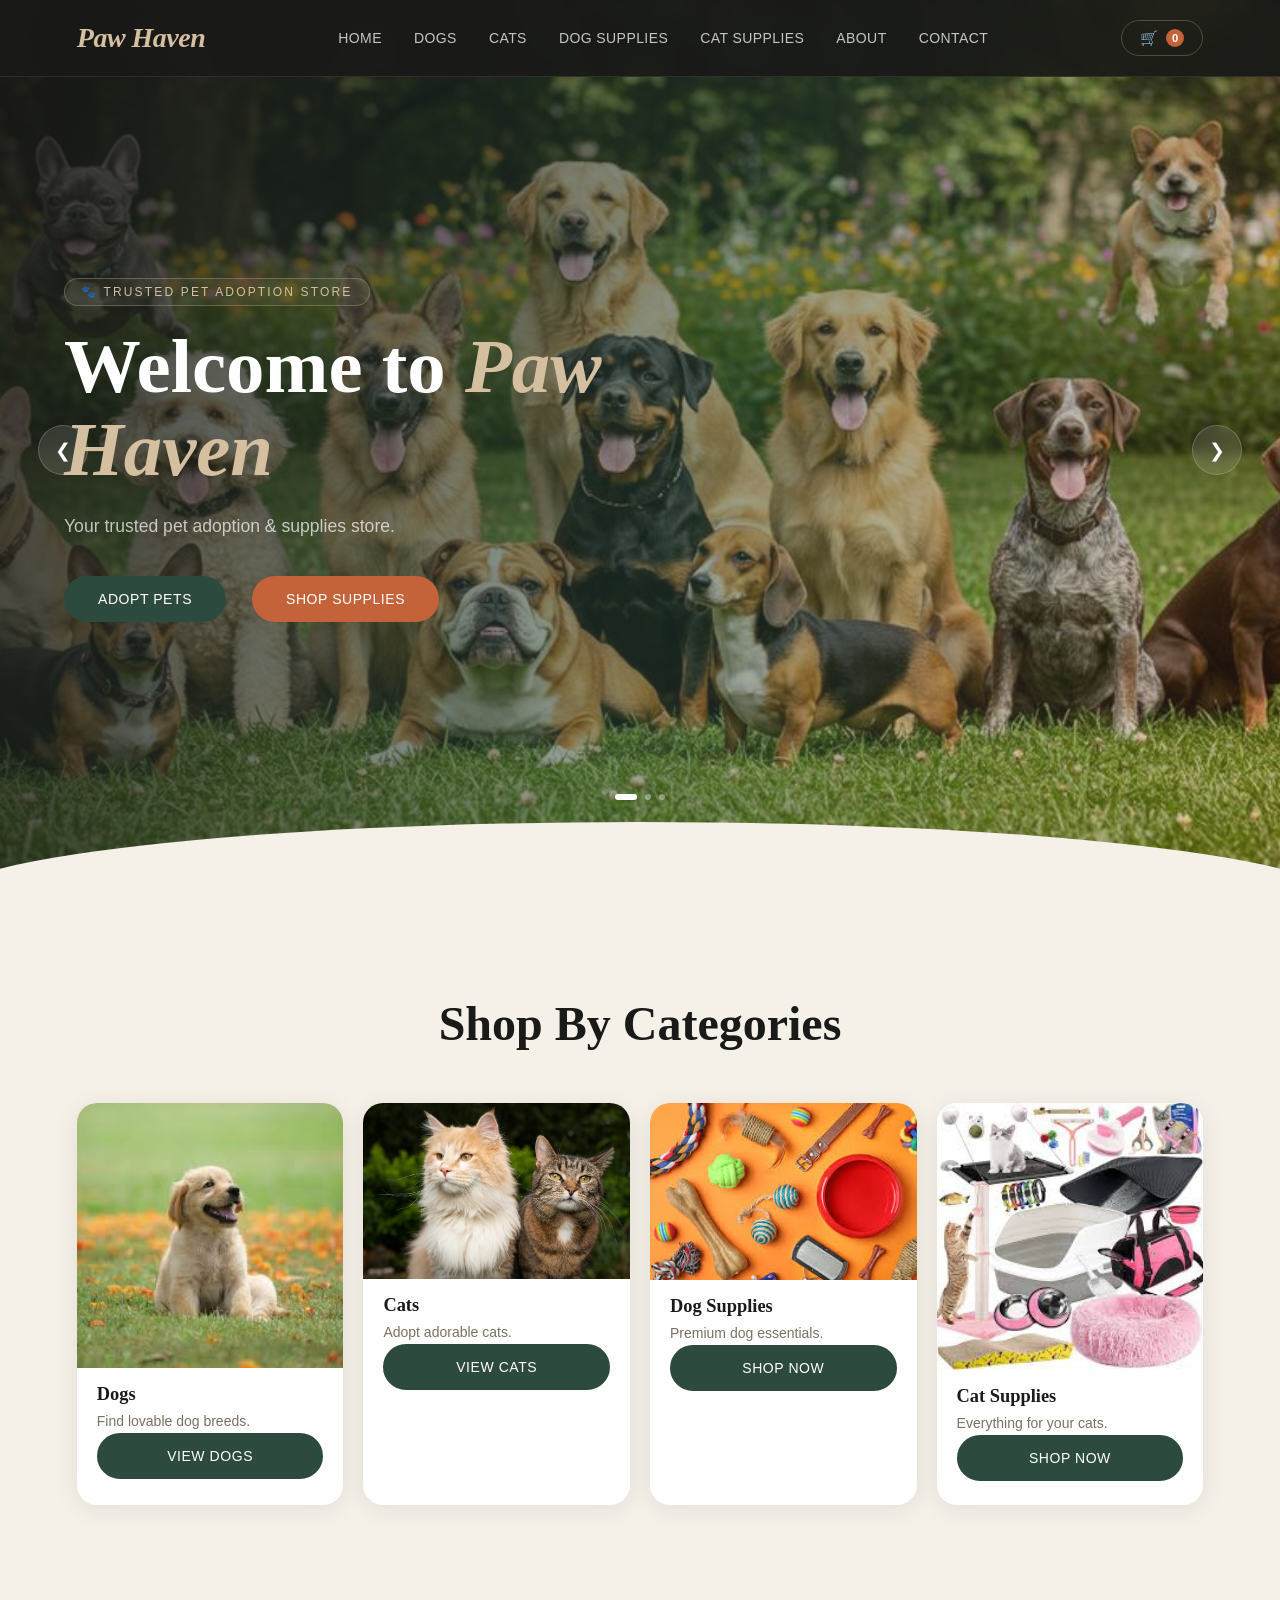
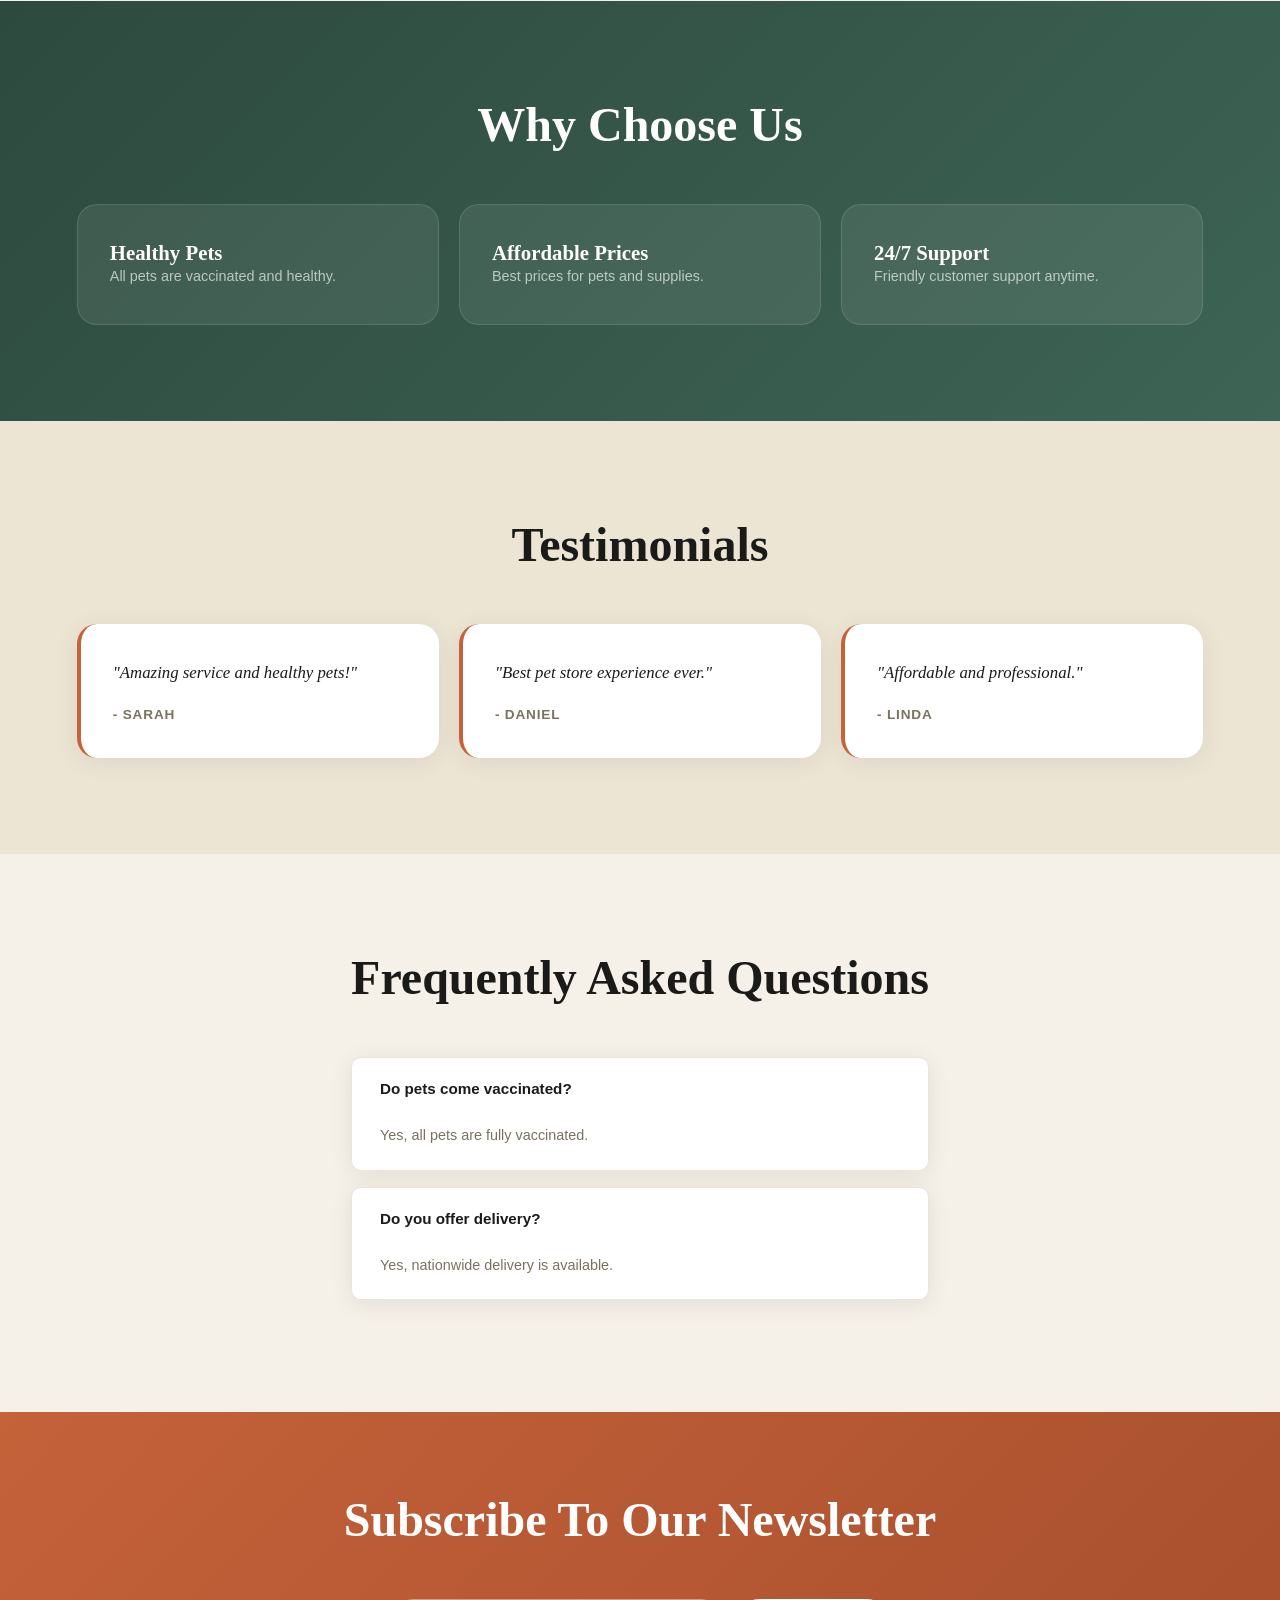
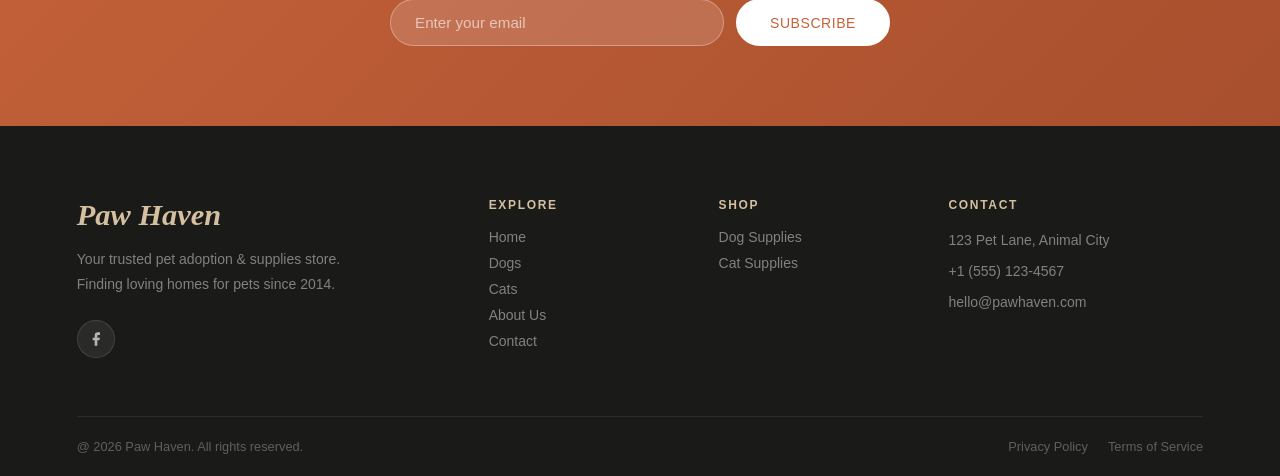
<file: index.html>
<!DOCTYPE html>
<html lang="en">
<head>
  <meta charset="UTF-8">
  <meta name="viewport" content="width=device-width, initial-scale=1.0">
  <title>Paw Haven</title>

  <!-- CSS -->
  <link rel="stylesheet" href="style.css">
</head>
<body>

  <!-- HEADER -->
  <header>
        <nav class="navbar">
      <a href="index.html" class="logo">Paw Haven</a>
      <ul class="nav-links">
        <li><a href="index.html" class="active">Home</a></li>
        <li><a href="dogs.html">Dogs</a></li>
        <li><a href="cats.html">Cats</a></li>
        <li><a href="dog-supplies.html">Dog Supplies</a></li>
        <li><a href="cat-supplies.html">Cat Supplies</a></li>
        <li><a href="about.html">About</a></li>
        <li><a href="contact.html">Contact</a></li>
      </ul>
      <div class="cart">
        &#x1F6D2; <span id="cart-count">0</span>
      </div>
      <div class="hamburger">&#9776;</div>
    </nav>
  </header>

  <!-- HERO -->
  <section class="hero">
    <div class="slides fade">
      <img src="/images/pic00.jpg" alt="">
    </div>

    <div class="slides fade">
      <img src="/images/pic01.webp" alt="">
    </div>

    <div class="slides fade">
      <img src="/images/pic02.webp" alt="">
    </div>

    <button class="prev">&#10094;</button>
    <button class="next">&#10095;</button>

    <div class="hero-content">
      <span class="hero-eyebrow">&#x1F43E; Trusted Pet Adoption Store</span>
      <h1>Welcome to <em>Paw Haven</em></h1>
      <p>Your trusted pet adoption &amp; supplies store.</p>
      <div class="hero-actions">
        <a href="dogs.html" class="btn">Adopt Pets</a>
        <a href="dog-supplies.html" class="btn secondary-btn">Shop Supplies</a>
      </div>
    </div>

    <div class="dots">
      <span class="dot"></span>
      <span class="dot"></span>
      <span class="dot"></span>
    </div>
  </section>

  <!-- CATEGORIES -->
  <section class="categories">
    <h2>Shop By Categories</h2>

    <div class="category-grid">

      <div class="card">
        <img src="/images/pic03.jpg" alt="">
        <h3>Dogs</h3>
        <p>Find lovable dog breeds.</p>
        <a href="dogs.html" class="btn">View Dogs</a>
      </div>

      <div class="card">
        <img src="/images/pic04.webp" alt="">
        <h3>Cats</h3>
        <p>Adopt adorable cats.</p>
        <a href="cats.html" class="btn">View Cats</a>
      </div>

      <div class="card">
        <img src="/images/pic05.jpg" alt="">
        <h3>Dog Supplies</h3>
        <p>Premium dog essentials.</p>
        <a href="dog-supplies.html" class="btn">Shop Now</a>
      </div>

      <div class="card">
        <img src="/images/pic06.jpg" alt="">
        <h3>Cat Supplies</h3>
        <p>Everything for your cats.</p>
        <a href="cat-supplies.html" class="btn">Shop Now</a>
      </div>

    </div>
  </section>

  <!-- WHY CHOOSE US -->
  <section class="why-us">
    <h2>Why Choose Us</h2>

    <div class="why-grid">
      <div class="why-card">
        <h3>Healthy Pets</h3>
        <p>All pets are vaccinated and healthy.</p>
      </div>

      <div class="why-card">
        <h3>Affordable Prices</h3>
        <p>Best prices for pets and supplies.</p>
      </div>

      <div class="why-card">
        <h3>24/7 Support</h3>
        <p>Friendly customer support anytime.</p>
      </div>
    </div>
  </section>

  <!-- TESTIMONIALS -->
  <section class="testimonials">
    <h2>Testimonials</h2>

    <div class="testimonial-grid">
      <div class="testimonial">
        <p>"Amazing service and healthy pets!"</p>
        <h4>- Sarah</h4>
      </div>

      <div class="testimonial">
        <p>"Best pet store experience ever."</p>
        <h4>- Daniel</h4>
      </div>

      <div class="testimonial">
        <p>"Affordable and professional."</p>
        <h4>- Linda</h4>
      </div>
    </div>
  </section>

  <!-- FAQ -->
  <section class="faq">
    <h2>Frequently Asked Questions</h2>

    <div class="faq-item">
      <h3>Do pets come vaccinated?</h3>
      <p>Yes, all pets are fully vaccinated.</p>
    </div>

    <div class="faq-item">
      <h3>Do you offer delivery?</h3>
      <p>Yes, nationwide delivery is available.</p>
    </div>
  </section>

  <!-- NEWSLETTER -->
  <section class="newsletter">
    <h2>Subscribe To Our Newsletter</h2>

    <form>
      <input type="email" placeholder="Enter your email">
      <button class="btn">Subscribe</button>
    </form>
  </section>
  <!-- FOOTER -->
  <footer>
    <div class="footer-container">
      <div class="footer-brand">
        <div class="footer-logo">Paw Haven</div>
        <p>Your trusted pet adoption & supplies store. Finding loving homes for pets since 2014.</p>
        <div class="footer-social">
          <a href="https://www.facebook.com/profile.php?id=61581772746567" class="social-link" aria-label="Facebook">
            <svg viewBox="0 0 24 24" fill="currentColor">
              <path d="M18 2h-3a5 5 0 0 0-5 5v3H7v4h3v8h4v-8h3l1-4h-4V7a1 1 0 0 1 1-1h3z"/></svg>
          </a>
        </div>
      </div>
      <div class="footer-col">
        <h4>Explore</h4>
        <a href="index.html">Home</a>
        <a href="dogs.html">Dogs</a>
        <a href="cats.html">Cats</a>
        <a href="about.html">About Us</a>
        <a href="contact.html">Contact</a>
      </div>
      <div class="footer-col">
        <h4>Shop</h4>
        <a href="dog-supplies.html">Dog Supplies</a>
        <a href="cat-supplies.html">Cat Supplies</a>
      </div>
      <div class="footer-col">
        <h4>Contact</h4>
        <p class="footer-contact-item"> 123 Pet Lane, Animal City</p>
        <p class="footer-contact-item"> +1 (555) 123-4567</p>
        <p class="footer-contact-item"> hello@pawhaven.com</p>
      </div>
    </div>
    <div class="footer-bottom">
      <p>@ 2026 Paw Haven. All rights reserved.</p>
      <div class="footer-bottom-links">
        <a href="#">Privacy Policy</a>
        <a href="#">Terms of Service</a>
      </div>
    </div>
  </footer>

  <!-- BACK TO TOP -->
  <button id="topBtn">&#8593;</button>

  <!-- JS -->
  <script src="script.js"></script>

</body>
</html>
</file>
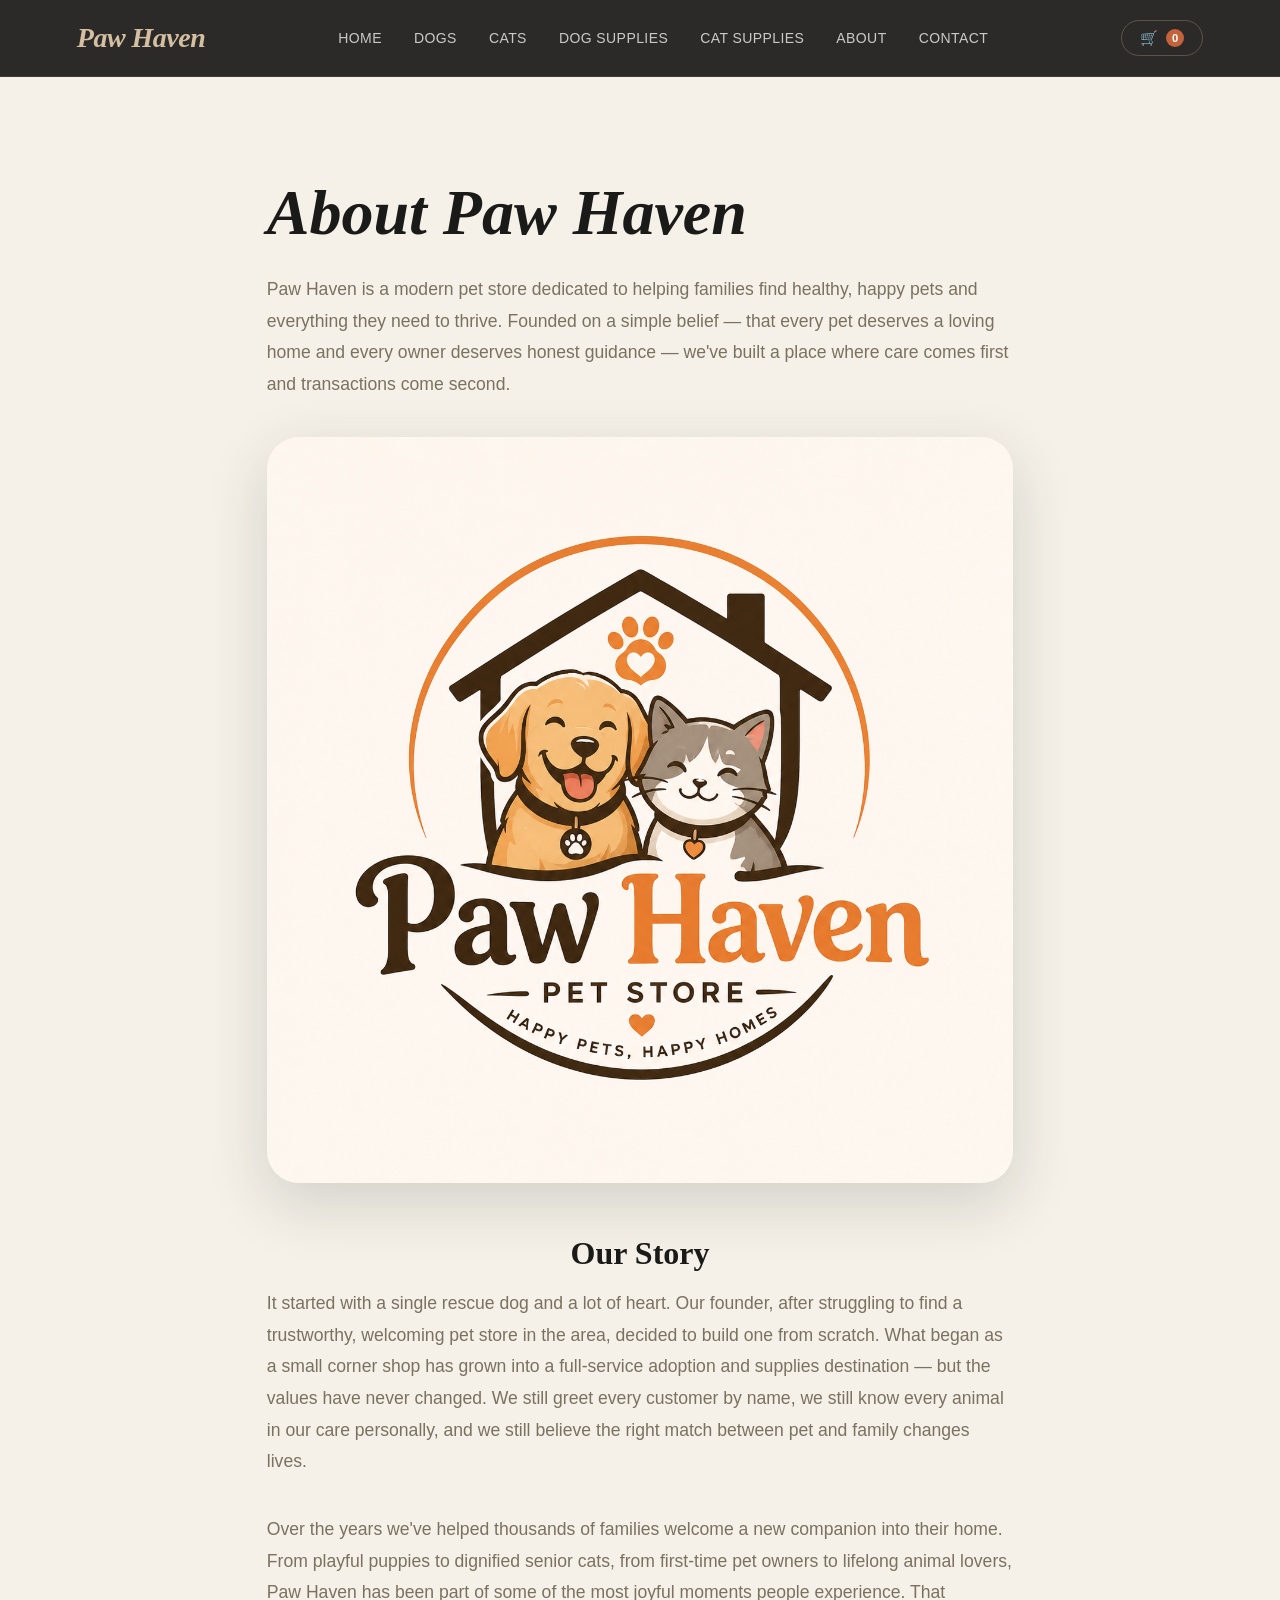
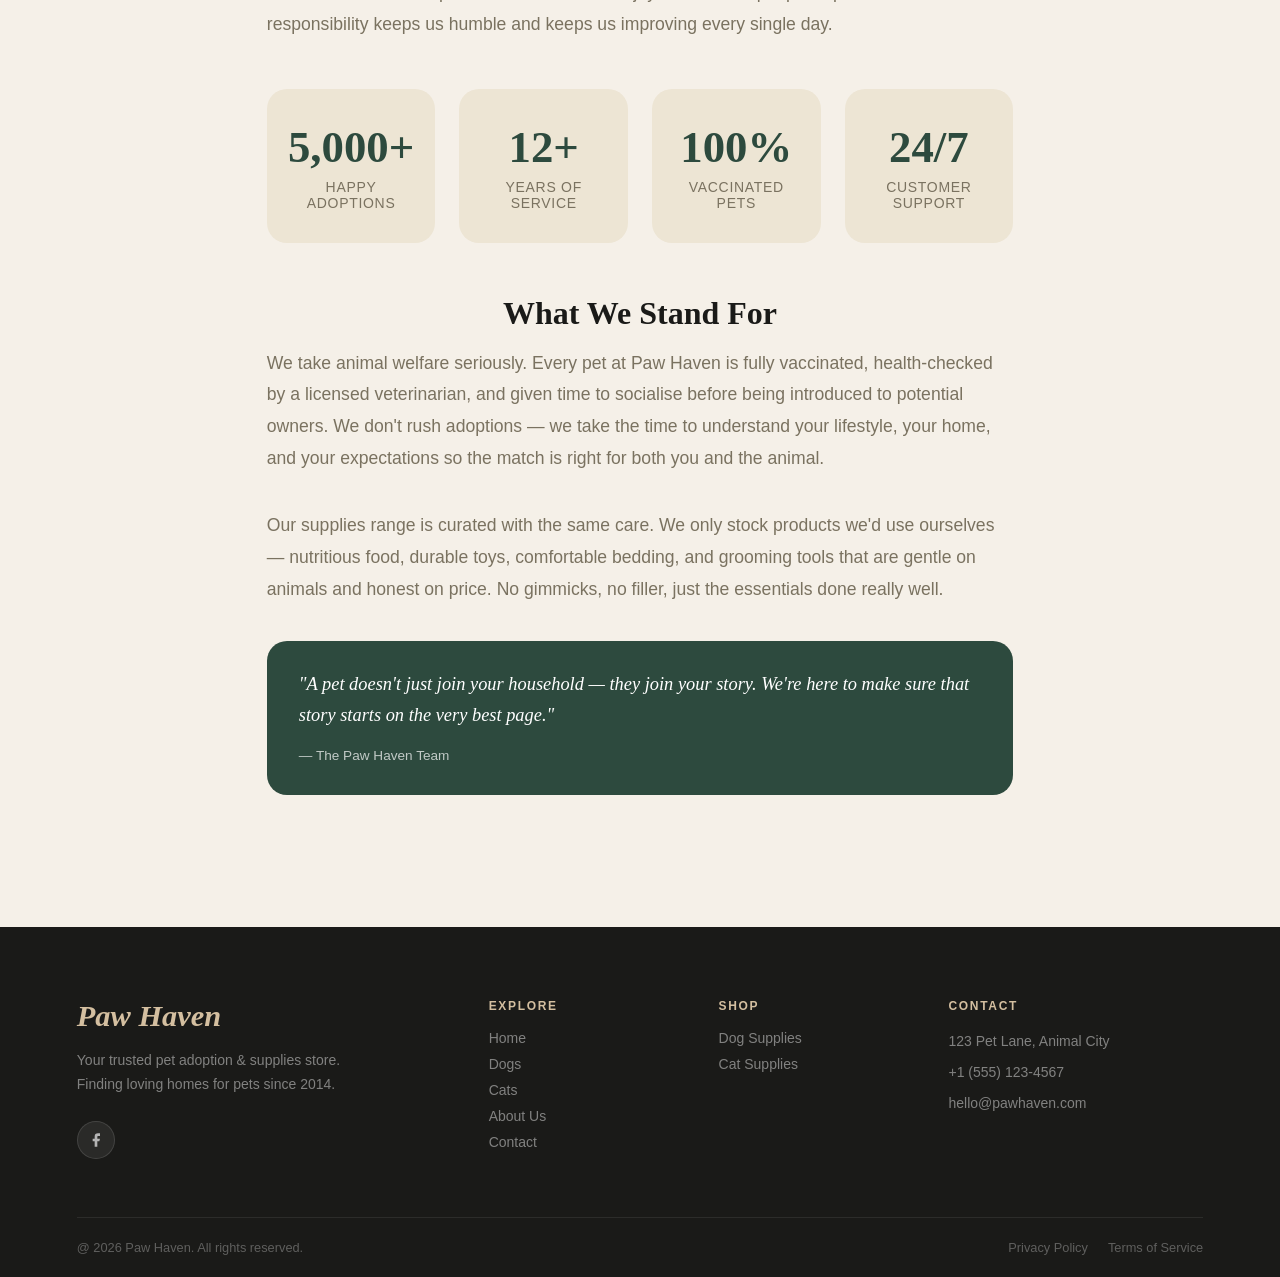
<file: about.html>
<!DOCTYPE html>
<html lang="en">
<head>
  <meta charset="UTF-8">
  <meta name="viewport" content="width=device-width, initial-scale=1.0">
  <title>Paw Haven</title>

  <!-- CSS -->
  <link rel="stylesheet" href="style.css">
</head>
<body>

  <!-- HEADER -->
  <header>
        <nav class="navbar">
      <a href="index.html" class="logo">Paw Haven</a>
      <ul class="nav-links">
        <li><a href="index.html">Home</a></li>
        <li><a href="dogs.html">Dogs</a></li>
        <li><a href="cats.html">Cats</a></li>
        <li><a href="dog-supplies.html">Dog Supplies</a></li>
        <li><a href="cat-supplies.html">Cat Supplies</a></li>
        <li><a href="about.html" class="active">About</a></li>
        <li><a href="contact.html">Contact</a></li>
      </ul>
      <div class="cart">
        &#x1F6D2; <span id="cart-count">0</span>
      </div>
      <div class="hamburger">&#9776;</div>
    </nav>
  </header>
  <main>
  <section class="about">

    <h1>About Paw Haven</h1>

    <p>
      Paw Haven is a modern pet store dedicated to helping families find healthy, happy pets
      and everything they need to thrive. Founded on a simple belief — that every pet deserves
      a loving home and every owner deserves honest guidance — we've built a place where care
      comes first and transactions come second.
    </p>

    <img src="/images/pic38.png" alt="Paw Haven store and pets">

    <h2 style="font-family:var(--font-display);font-size:2rem;font-weight:700;margin:52px 0 16px;color:var(--charcoal);">Our Story</h2>
    <p>
      It started with a single rescue dog and a lot of heart. Our founder, after struggling to
      find a trustworthy, welcoming pet store in the area, decided to build one from scratch.
      What began as a small corner shop has grown into a full-service adoption and supplies
      destination — but the values have never changed. We still greet every customer by name,
      we still know every animal in our care personally, and we still believe the right match
      between pet and family changes lives.
    </p>

    <p>
      Over the years we've helped thousands of families welcome a new companion into their home.
      From playful puppies to dignified senior cats, from first-time pet owners to lifelong
      animal lovers, Paw Haven has been part of some of the most joyful moments people
      experience. That responsibility keeps us humble and keeps us improving every single day.
    </p>

    <!-- STATS STRIP -->
    <div style="display:grid;grid-template-columns:repeat(auto-fit,minmax(160px,1fr));gap:24px;margin:48px 0;text-align:center;">
      <div style="background:var(--cream-dark);border-radius:var(--radius-md);padding:32px 20px;">
        <div style="font-family:var(--font-display);font-size:2.8rem;font-weight:900;color:var(--forest);">5,000+</div>
        <div style="font-size:.875rem;color:var(--muted);margin-top:6px;font-weight:500;letter-spacing:.05em;text-transform:uppercase;">Happy Adoptions</div>
      </div>
      <div style="background:var(--cream-dark);border-radius:var(--radius-md);padding:32px 20px;">
        <div style="font-family:var(--font-display);font-size:2.8rem;font-weight:900;color:var(--forest);">12+</div>
        <div style="font-size:.875rem;color:var(--muted);margin-top:6px;font-weight:500;letter-spacing:.05em;text-transform:uppercase;">Years of Service</div>
      </div>
      <div style="background:var(--cream-dark);border-radius:var(--radius-md);padding:32px 20px;">
        <div style="font-family:var(--font-display);font-size:2.8rem;font-weight:900;color:var(--forest);">100%</div>
        <div style="font-size:.875rem;color:var(--muted);margin-top:6px;font-weight:500;letter-spacing:.05em;text-transform:uppercase;">Vaccinated Pets</div>
      </div>
      <div style="background:var(--cream-dark);border-radius:var(--radius-md);padding:32px 20px;">
        <div style="font-family:var(--font-display);font-size:2.8rem;font-weight:900;color:var(--forest);">24/7</div>
        <div style="font-size:.875rem;color:var(--muted);margin-top:6px;font-weight:500;letter-spacing:.05em;text-transform:uppercase;">Customer Support</div>
      </div>
    </div>

    <h2 style="font-family:var(--font-display);font-size:2rem;font-weight:700;margin:52px 0 16px;color:var(--charcoal);">What We Stand For</h2>
    <p>
      We take animal welfare seriously. Every pet at Paw Haven is fully vaccinated, health-checked
      by a licensed veterinarian, and given time to socialise before being introduced to potential
      owners. We don't rush adoptions — we take the time to understand your lifestyle, your home,
      and your expectations so the match is right for both you and the animal.
    </p>

    <p>
      Our supplies range is curated with the same care. We only stock products we'd use ourselves —
      nutritious food, durable toys, comfortable bedding, and grooming tools that are gentle on
      animals and honest on price. No gimmicks, no filler, just the essentials done really well.
    </p>

    <p style="margin-top:36px;padding:28px 32px;background:var(--forest);color:white;border-radius:var(--radius-md);font-style:italic;font-family:var(--font-display);font-size:1.15rem;line-height:1.7;">
      "A pet doesn't just join your household — they join your story. We're here to make sure
      that story starts on the very best page."
      <br><span style="font-family:var(--font-body);font-size:.85rem;font-style:normal;opacity:.7;margin-top:12px;display:block;">— The Paw Haven Team</span>
    </p>

  </section>
  </main>

</section>
  <!-- FOOTER -->
  <footer>
    <div class="footer-container">
      <div class="footer-brand">
        <div class="footer-logo">Paw Haven</div>
        <p>Your trusted pet adoption & supplies store. Finding loving homes for pets since 2014.</p>
        <div class="footer-social">
          <a href="https://www.facebook.com/profile.php?id=61581772746567" class="social-link" aria-label="Facebook">
            <svg viewBox="0 0 24 24" fill="currentColor">
              <path d="M18 2h-3a5 5 0 0 0-5 5v3H7v4h3v8h4v-8h3l1-4h-4V7a1 1 0 0 1 1-1h3z"/></svg>
          </a>
        </div>
      </div>
      <div class="footer-col">
        <h4>Explore</h4>
        <a href="index.html">Home</a>
        <a href="dogs.html">Dogs</a>
        <a href="cats.html">Cats</a>
        <a href="about.html">About Us</a>
        <a href="contact.html">Contact</a>
      </div>
      <div class="footer-col">
        <h4>Shop</h4>
        <a href="dog-supplies.html">Dog Supplies</a>
        <a href="cat-supplies.html">Cat Supplies</a>
      </div>
      <div class="footer-col">
        <h4>Contact</h4>
        <p class="footer-contact-item"> 123 Pet Lane, Animal City</p>
        <p class="footer-contact-item"> +1 (555) 123-4567</p>
        <p class="footer-contact-item"> hello@pawhaven.com</p>
      </div>
    </div>
    <div class="footer-bottom">
      <p>@ 2026 Paw Haven. All rights reserved.</p>
      <div class="footer-bottom-links">
        <a href="#">Privacy Policy</a>
        <a href="#">Terms of Service</a>
      </div>
    </div>
  </footer>

  <!-- BACK TO TOP -->
  <button id="topBtn">&#8593;</button>

  <!-- JS -->
  <script src="script.js"></script>

</body>
</html>
</file>
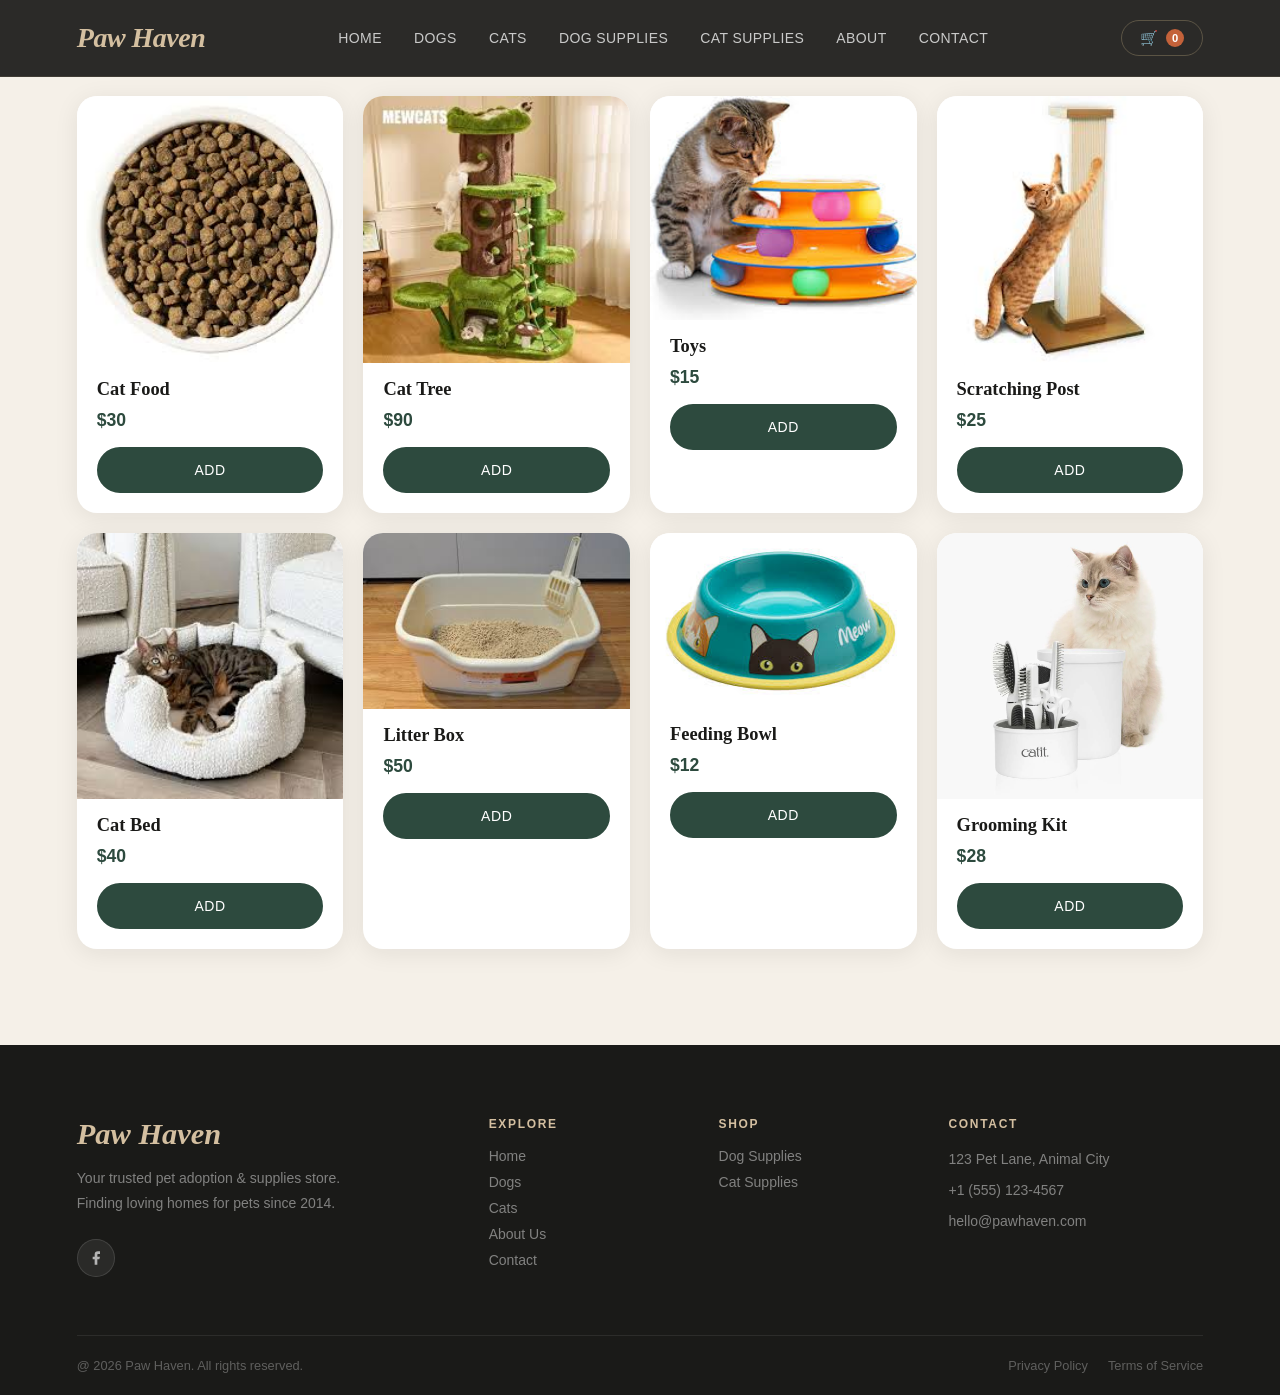
<file: cat-supplies.html>
<!DOCTYPE html>
<html lang="en">
<head>
  <meta charset="UTF-8">
  <meta name="viewport" content="width=device-width, initial-scale=1.0">
  <title>Paw Haven</title>

  <!-- CSS -->
  <link rel="stylesheet" href="style.css">
</head>
<body>

  <!-- HEADER -->
  <header>
        <nav class="navbar">
      <a href="index.html" class="logo">Paw Haven</a>
      <ul class="nav-links">
        <li><a href="index.html">Home</a></li>
        <li><a href="dogs.html">Dogs</a></li>
        <li><a href="cats.html">Cats</a></li>
        <li><a href="dog-supplies.html">Dog Supplies</a></li>
        <li><a href="cat-supplies.html" class="active">Cat Supplies</a></li>
        <li><a href="about.html">About</a></li>
        <li><a href="contact.html">Contact</a></li>
      </ul>
      <div class="cart">
        &#x1F6D2; <span id="cart-count">0</span>
      </div>
      <div class="hamburger">&#9776;</div>
    </nav>
  </header>

  <main>
<section class="products">

  <div class="card searchable">
    <img src="/images/pic30.jpg">
    <h3>Cat Food</h3>
    <h4>$30</h4>
    <button class="btn cart-btn">Add</button>
  </div>

  <div class="card searchable">
    <img src="/images/pic31.jpg">
    <h3>Cat Tree</h3>
    <h4>$90</h4>
    <button class="btn cart-btn">Add</button>
  </div>

  <div class="card searchable">
    <img src="/images/pic32.jpg">
    <h3>Toys</h3>
    <h4>$15</h4>
    <button class="btn cart-btn">Add</button>
  </div>

  <div class="card searchable">
    <img src="/images/pic33.jpg">
    <h3>Scratching Post</h3>
    <h4>$25</h4>
    <button class="btn cart-btn">Add</button>
  </div>

  <div class="card searchable">
    <img src="/images/pic34.jpg">
    <h3>Cat Bed</h3>
    <h4>$40</h4>
    <button class="btn cart-btn">Add</button>
  </div>

  <div class="card searchable">
    <img src="/images/pic35.jpg">
    <h3>Litter Box</h3>
    <h4>$50</h4>
    <button class="btn cart-btn">Add</button>
  </div>

  <div class="card searchable">
    <img src="/images/pic36.jpg">
    <h3>Feeding Bowl</h3>
    <h4>$12</h4>
    <button class="btn cart-btn">Add</button>
  </div>

  <div class="card searchable">
    <img src="/images/pic37.webp">
    <h3>Grooming Kit</h3>
    <h4>$28</h4>
    <button class="btn cart-btn">Add</button>
  </div>

</section>
  </main>
  <!-- FOOTER -->
  <footer>
    <div class="footer-container">
      <div class="footer-brand">
        <div class="footer-logo">Paw Haven</div>
        <p>Your trusted pet adoption & supplies store. Finding loving homes for pets since 2014.</p>
        <div class="footer-social">
          <a href="https://www.facebook.com/profile.php?id=61581772746567" class="social-link" aria-label="Facebook">
            <svg viewBox="0 0 24 24" fill="currentColor">
              <path d="M18 2h-3a5 5 0 0 0-5 5v3H7v4h3v8h4v-8h3l1-4h-4V7a1 1 0 0 1 1-1h3z"/></svg>
          </a>
        </div>
      </div>
      <div class="footer-col">
        <h4>Explore</h4>
        <a href="index.html">Home</a>
        <a href="dogs.html">Dogs</a>
        <a href="cats.html">Cats</a>
        <a href="about.html">About Us</a>
        <a href="contact.html">Contact</a>
      </div>
      <div class="footer-col">
        <h4>Shop</h4>
        <a href="dog-supplies.html">Dog Supplies</a>
        <a href="cat-supplies.html">Cat Supplies</a>
      </div>
      <div class="footer-col">
        <h4>Contact</h4>
        <p class="footer-contact-item"> 123 Pet Lane, Animal City</p>
        <p class="footer-contact-item"> +1 (555) 123-4567</p>
        <p class="footer-contact-item"> hello@pawhaven.com</p>
      </div>
    </div>
    <div class="footer-bottom">
      <p>@ 2026 Paw Haven. All rights reserved.</p>
      <div class="footer-bottom-links">
        <a href="#">Privacy Policy</a>
        <a href="#">Terms of Service</a>
      </div>
    </div>
  </footer>

  <!-- BACK TO TOP -->
  <button id="topBtn">&#8593;</button>

  <!-- JS -->
  <script src="script.js"></script>

</body>
</html>
</file>
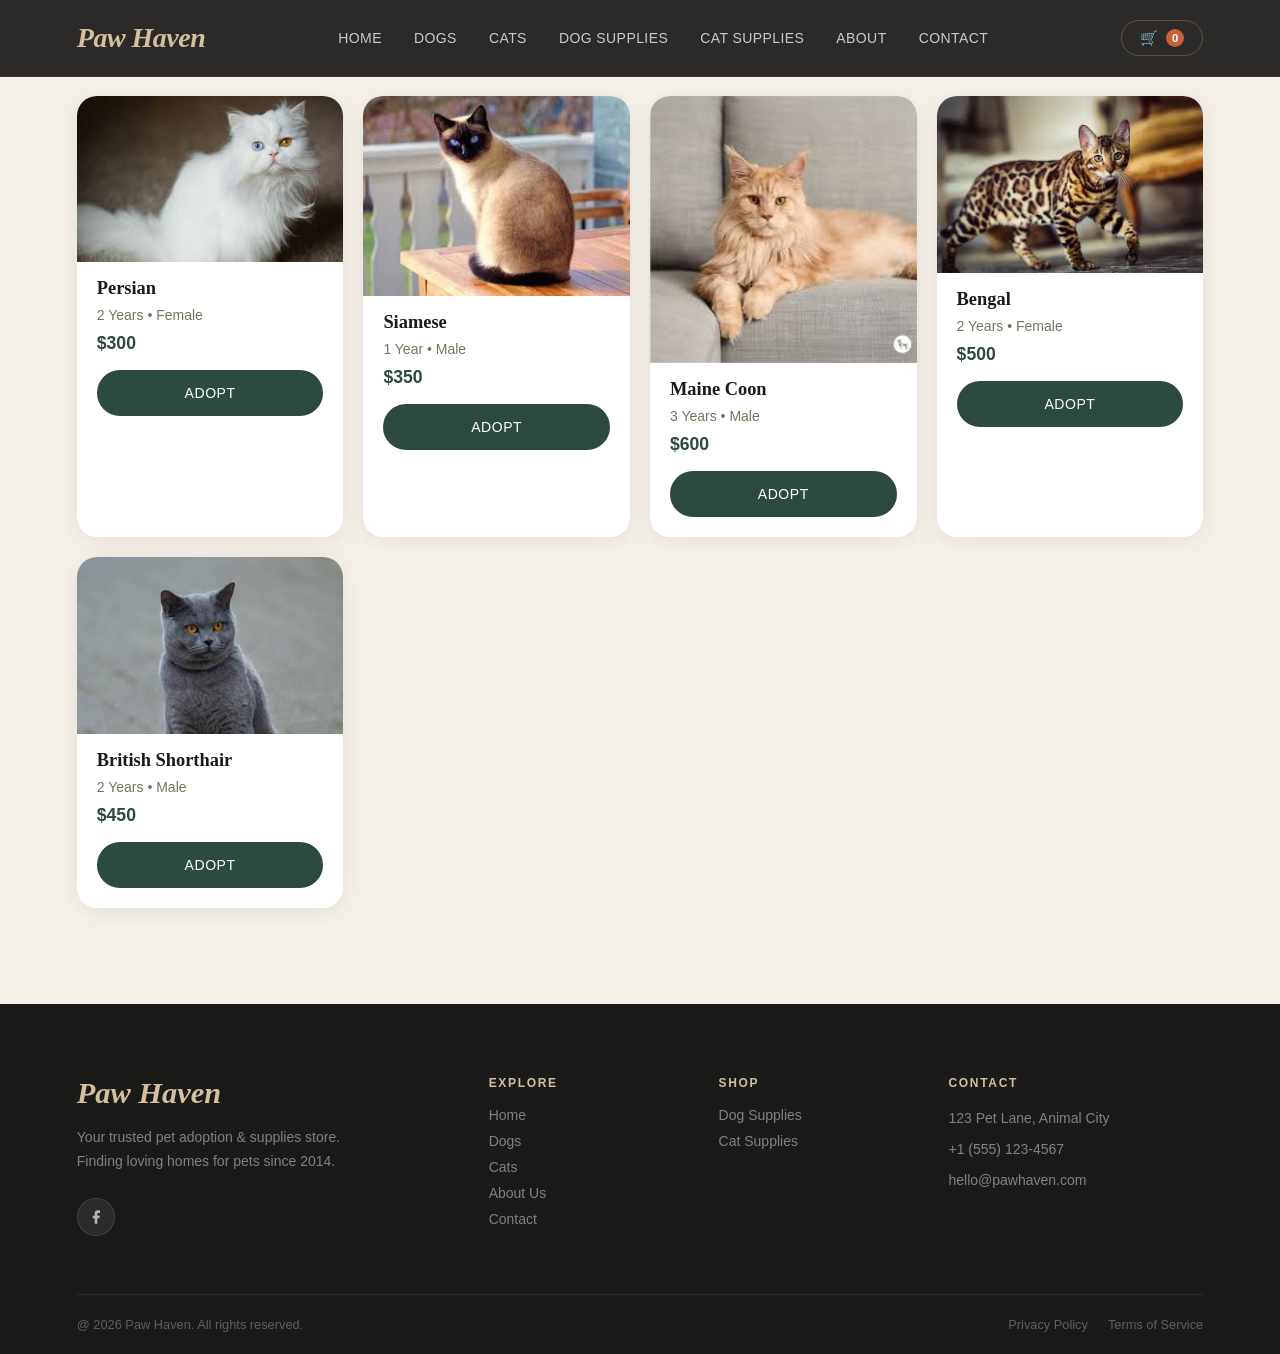
<file: cats.html>
<!DOCTYPE html>
<html lang="en">
<head>
  <meta charset="UTF-8">
  <meta name="viewport" content="width=device-width, initial-scale=1.0">
  <title>Paw Haven</title>

  <!-- CSS -->
  <link rel="stylesheet" href="style.css">
</head>
<body>

  <!-- HEADER -->
  <header>
        <nav class="navbar">
      <a href="index.html" class="logo">Paw Haven</a>
      <ul class="nav-links">
        <li><a href="index.html">Home</a></li>
        <li><a href="dogs.html">Dogs</a></li>
        <li><a href="cats.html" class="active">Cats</a></li>
        <li><a href="dog-supplies.html">Dog Supplies</a></li>
        <li><a href="cat-supplies.html">Cat Supplies</a></li>
        <li><a href="about.html">About</a></li>
        <li><a href="contact.html">Contact</a></li>
      </ul>
      <div class="cart">
        &#x1F6D2; <span id="cart-count">0</span>
      </div>
      <div class="hamburger">&#9776;</div>
    </nav>
  </header>
  
  <main>
  <section class="products">

  <div class="card searchable">
    <img src="/images/pic17.jpg">
    <h3>Persian</h3><p>2 Years • Female</p><h4>$300</h4><button class="btn cart-btn">Adopt</button>
  </div>

  <div class="card searchable">
    <img src="/images/pic18.jpg">
    <h3>Siamese</h3><p>1 Year • Male</p><h4>$350</h4><button class="btn cart-btn">Adopt</button>
  </div>

  <div class="card searchable">
    <img src="/images/pic19.jpg">
    <h3>Maine Coon</h3><p>3 Years • Male</p><h4>$600</h4><button class="btn cart-btn">Adopt</button>
  </div>

  <div class="card searchable">
    <img src="/images/pic20.jpg">
    <h3>Bengal</h3><p>2 Years • Female</p><h4>$500</h4><button class="btn cart-btn">Adopt</button>
  </div>

  <div class="card searchable">
    <img src="/images/pic21.jpg">
    <h3>British Shorthair</h3><p>2 Years • Male</p><h4>$450</h4><button class="btn cart-btn">Adopt</button>
  </div>

</section>
  </main>
  <!-- FOOTER -->
  <footer>
    <div class="footer-container">
      <div class="footer-brand">
        <div class="footer-logo">Paw Haven</div>
        <p>Your trusted pet adoption & supplies store. Finding loving homes for pets since 2014.</p>
        <div class="footer-social">
          <a href="https://www.facebook.com/profile.php?id=61581772746567" class="social-link" aria-label="Facebook">
            <svg viewBox="0 0 24 24" fill="currentColor">
              <path d="M18 2h-3a5 5 0 0 0-5 5v3H7v4h3v8h4v-8h3l1-4h-4V7a1 1 0 0 1 1-1h3z"/></svg>
          </a>
        </div>
      </div>
      <div class="footer-col">
        <h4>Explore</h4>
        <a href="index.html">Home</a>
        <a href="dogs.html">Dogs</a>
        <a href="cats.html">Cats</a>
        <a href="about.html">About Us</a>
        <a href="contact.html">Contact</a>
      </div>
      <div class="footer-col">
        <h4>Shop</h4>
        <a href="dog-supplies.html">Dog Supplies</a>
        <a href="cat-supplies.html">Cat Supplies</a>
      </div>
      <div class="footer-col">
        <h4>Contact</h4>
        <p class="footer-contact-item"> 123 Pet Lane, Animal City</p>
        <p class="footer-contact-item"> +1 (555) 123-4567</p>
        <p class="footer-contact-item"> hello@pawhaven.com</p>
      </div>
    </div>
    <div class="footer-bottom">
      <p>@ 2026 Paw Haven. All rights reserved.</p>
      <div class="footer-bottom-links">
        <a href="#">Privacy Policy</a>
        <a href="#">Terms of Service</a>
      </div>
    </div>
  </footer>

  <!-- BACK TO TOP -->
  <button id="topBtn">&#8593;</button>

  <!-- JS -->
  <script src="script.js"></script>

</body>
</html>
</file>
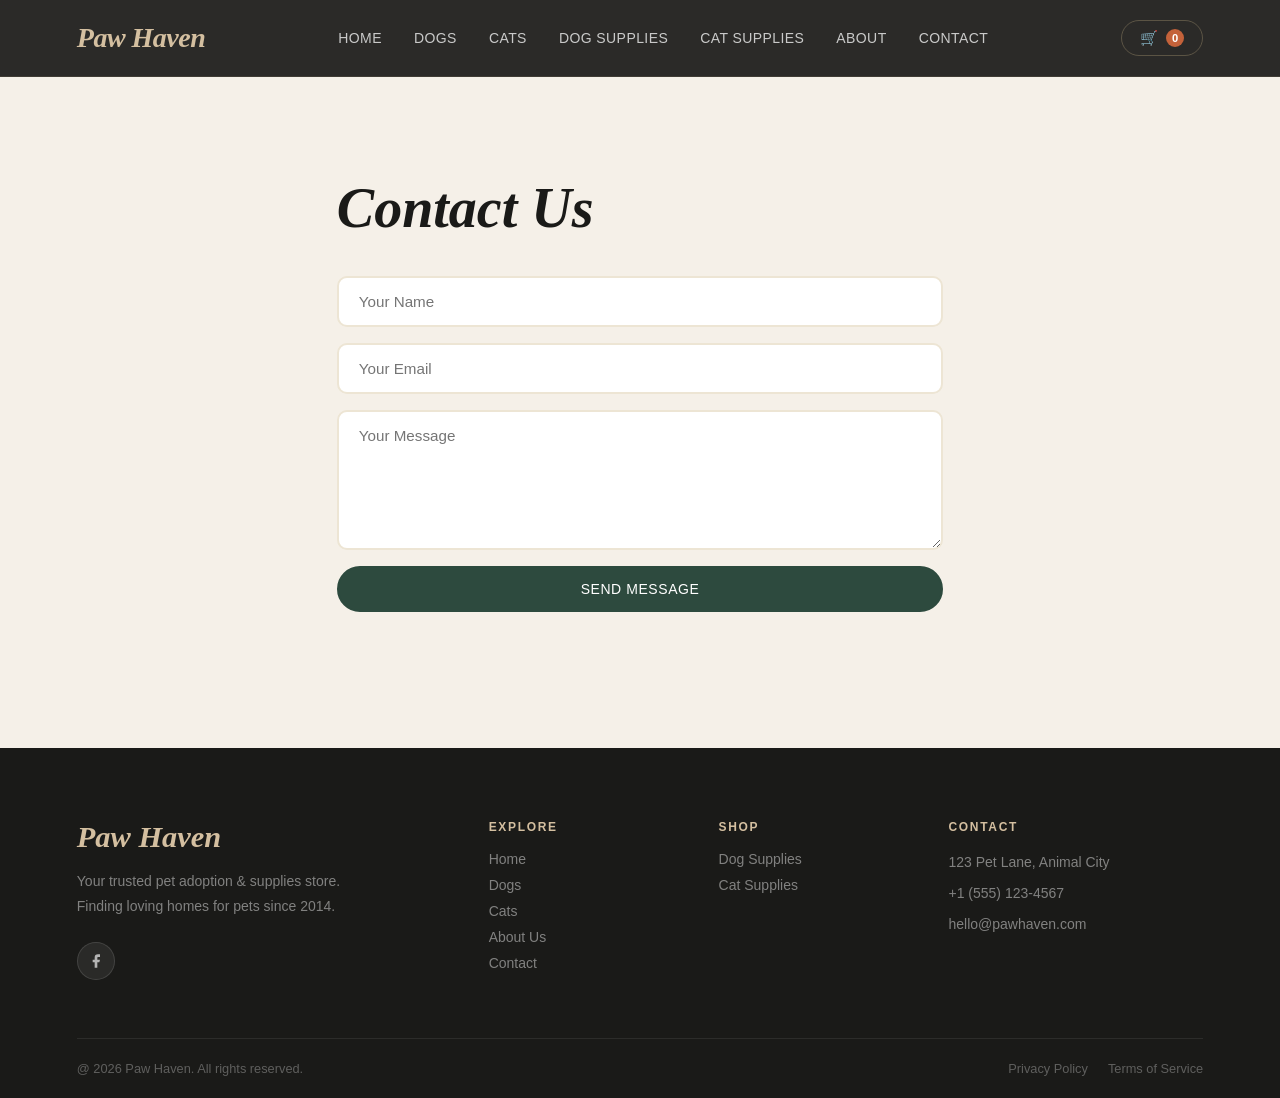
<file: contact.html>
<!DOCTYPE html>
<html lang="en">
<head>
  <meta charset="UTF-8">
  <meta name="viewport" content="width=device-width, initial-scale=1.0">
  <title>Paw Haven</title>

  <!-- CSS -->
  <link rel="stylesheet" href="style.css">
</head>
<body>

  <!-- HEADER -->
  <header>
        <nav class="navbar">
      <a href="index.html" class="logo">Paw Haven</a>
      <ul class="nav-links">
        <li><a href="index.html">Home</a></li>
        <li><a href="dogs.html">Dogs</a></li>
        <li><a href="cats.html">Cats</a></li>
        <li><a href="dog-supplies.html">Dog Supplies</a></li>
        <li><a href="cat-supplies.html">Cat Supplies</a></li>
        <li><a href="about.html">About</a></li>
        <li><a href="contact.html" class="active">Contact</a></li>
      </ul>
      <div class="cart">
        &#x1F6D2; <span id="cart-count">0</span>
      </div>
      <div class="hamburger">&#9776;</div>
    </nav>
  </header>
  
  <main>
  <section class="contact">

  <h1>Contact Us</h1>

  <form id="contactForm">

    <input type="text" placeholder="Your Name" required>

    <input type="email" placeholder="Your Email" required>

    <textarea placeholder="Your Message"></textarea>

    <button class="btn">Send Message</button>

  </form>


  </main>

</section>
  <!-- FOOTER -->
  <footer>
    <div class="footer-container">
      <div class="footer-brand">
        <div class="footer-logo">Paw Haven</div>
        <p>Your trusted pet adoption & supplies store. Finding loving homes for pets since 2014.</p>
        <div class="footer-social">
          <a href="https://www.facebook.com/profile.php?id=61581772746567" class="social-link" aria-label="Facebook">
            <svg viewBox="0 0 24 24" fill="currentColor">
              <path d="M18 2h-3a5 5 0 0 0-5 5v3H7v4h3v8h4v-8h3l1-4h-4V7a1 1 0 0 1 1-1h3z"/></svg>
          </a>
        </div>
      </div>
      <div class="footer-col">
        <h4>Explore</h4>
        <a href="index.html">Home</a>
        <a href="dogs.html">Dogs</a>
        <a href="cats.html">Cats</a>
        <a href="about.html">About Us</a>
        <a href="contact.html">Contact</a>
      </div>
      <div class="footer-col">
        <h4>Shop</h4>
        <a href="dog-supplies.html">Dog Supplies</a>
        <a href="cat-supplies.html">Cat Supplies</a>
      </div>
      <div class="footer-col">
        <h4>Contact</h4>
        <p class="footer-contact-item"> 123 Pet Lane, Animal City</p>
        <p class="footer-contact-item"> +1 (555) 123-4567</p>
        <p class="footer-contact-item"> hello@pawhaven.com</p>
      </div>
    </div>
    <div class="footer-bottom">
      <p>@ 2026 Paw Haven. All rights reserved.</p>
      <div class="footer-bottom-links">
        <a href="#">Privacy Policy</a>
        <a href="#">Terms of Service</a>
      </div>
    </div>
  </footer>

  <!-- BACK TO TOP -->
  <button id="topBtn">&#8593;</button>

  <!-- JS -->
  <script src="script.js"></script>

</body>
</html>
</file>
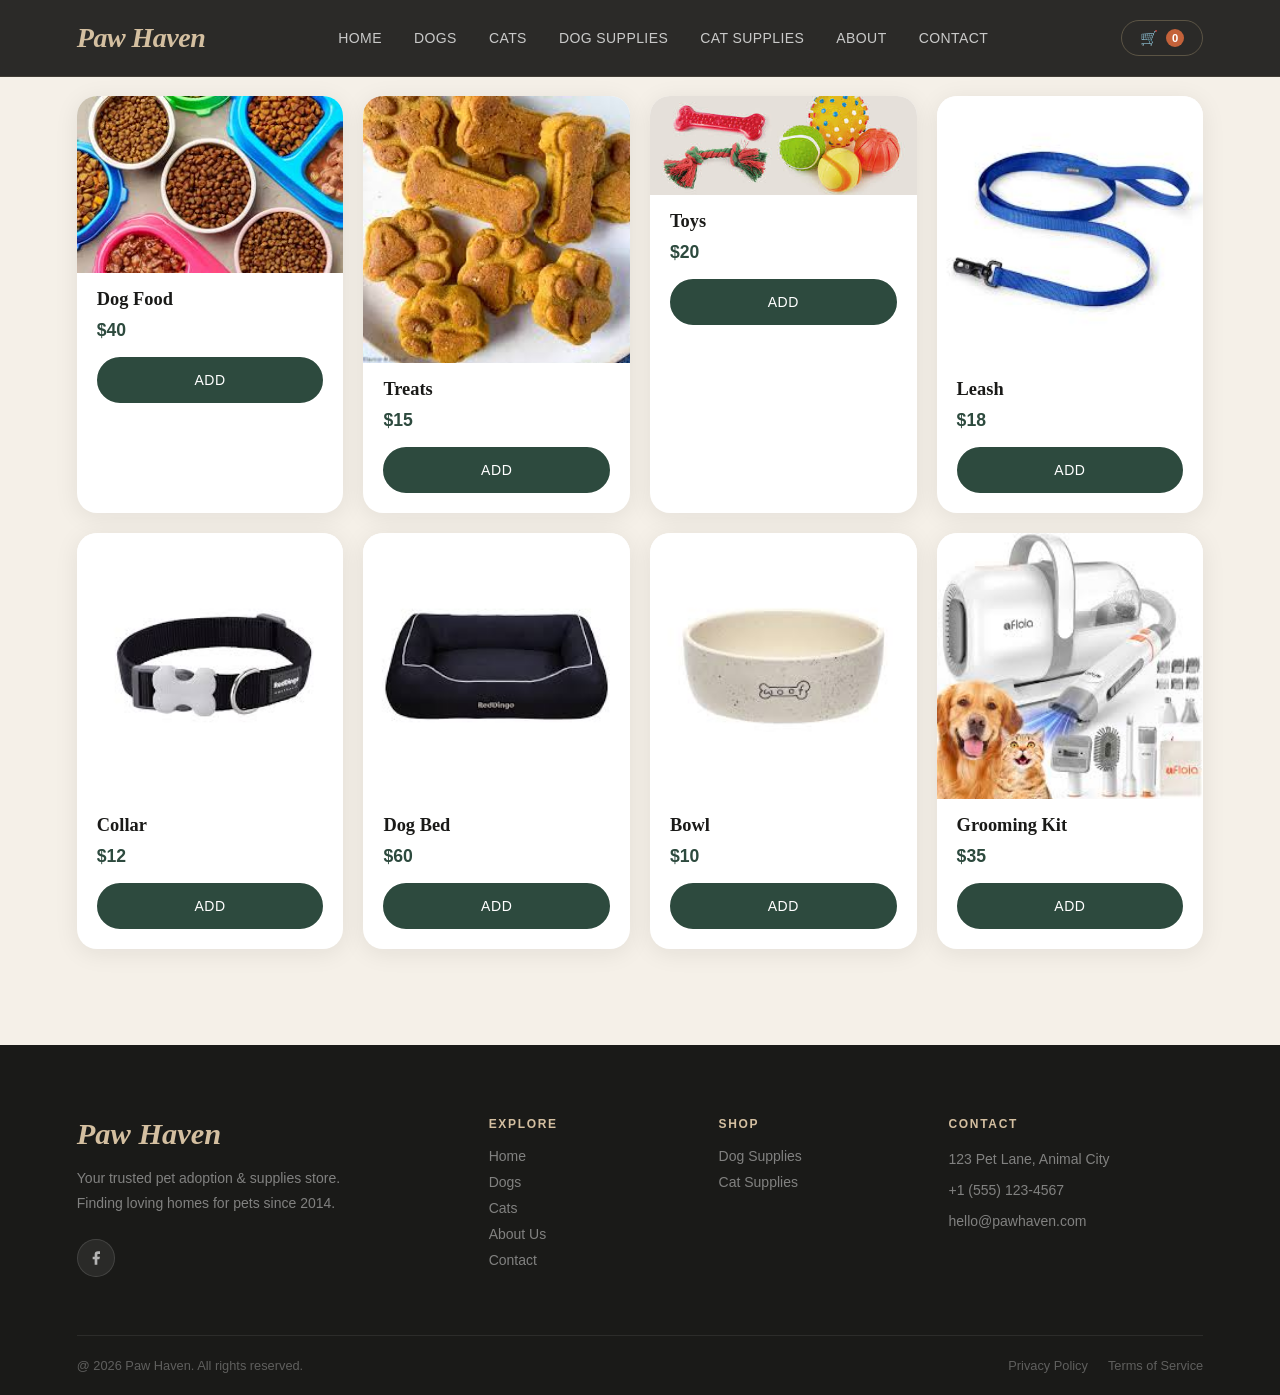
<file: dog-supplies.html>
<!DOCTYPE html>
<html lang="en">
<head>
  <meta charset="UTF-8">
  <meta name="viewport" content="width=device-width, initial-scale=1.0">
  <title>Paw Haven</title>

  <!-- CSS -->
  <link rel="stylesheet" href="style.css">
</head>
<body>

  <!-- HEADER -->
  <header>
        <nav class="navbar">
      <a href="index.html" class="logo">Paw Haven</a>
      <ul class="nav-links">
        <li><a href="index.html">Home</a></li>
        <li><a href="dogs.html">Dogs</a></li>
        <li><a href="cats.html">Cats</a></li>
        <li><a href="dog-supplies.html" class="active">Dog Supplies</a></li>
        <li><a href="cat-supplies.html">Cat Supplies</a></li>
        <li><a href="about.html">About</a></li>
        <li><a href="contact.html">Contact</a></li>
      </ul>
      <div class="cart">
        &#x1F6D2; <span id="cart-count">0</span>
      </div>
      <div class="hamburger">&#9776;</div>
    </nav>
  </header>

  <main>

<section class="products">

  <div class="card searchable">
    <img src="/images/pic22.jpg">
    <h3>Dog Food</h3>
    <h4>$40</h4>
    <button class="btn cart-btn">Add</button>
  </div>

  <div class="card searchable">
    <img src="/images/pic23.jpg">
    <h3>Treats</h3>
    <h4>$15</h4>
    <button class="btn cart-btn">Add</button>
  </div>

  <div class="card searchable">
    <img src="/images/pic24.jpg">
    <h3>Toys</h3>
    <h4>$20</h4>
    <button class="btn cart-btn">Add</button>
  </div>

  <div class="card searchable">
    <img src="/images/pic25.jpg">
    <h3>Leash</h3>
    <h4>$18</h4>
    <button class="btn cart-btn">Add</button>
  </div>

  <div class="card searchable">
    <img src="/images/pic26.jpg">
    <h3>Collar</h3>
    <h4>$12</h4>
    <button class="btn cart-btn">Add</button>
  </div>

  <div class="card searchable">
    <img src="/images/pic27.jpg">
    <h3>Dog Bed</h3>
    <h4>$60</h4>
    <button class="btn cart-btn">Add</button>
  </div>

  <div class="card searchable">
    <img src="/images/pic28.jpg">
    <h3>Bowl</h3><h4>$10</h4>
    <button class="btn cart-btn">Add</button>
  </div>

  <div class="card searchable">
    <img src="/images/pic29.jpg">
    <h3>Grooming Kit</h3>
    <h4>$35</h4>
    <button class="btn cart-btn">Add</button>
  </div>

</section>
  </main>
  <!-- FOOTER -->
  <footer>
    <div class="footer-container">
      <div class="footer-brand">
        <div class="footer-logo">Paw Haven</div>
        <p>Your trusted pet adoption & supplies store. Finding loving homes for pets since 2014.</p>
        <div class="footer-social">
          <a href="https://www.facebook.com/profile.php?id=61581772746567" class="social-link" aria-label="Facebook">
            <svg viewBox="0 0 24 24" fill="currentColor">
              <path d="M18 2h-3a5 5 0 0 0-5 5v3H7v4h3v8h4v-8h3l1-4h-4V7a1 1 0 0 1 1-1h3z"/></svg>
          </a>
        </div>
      </div>
      <div class="footer-col">
        <h4>Explore</h4>
        <a href="index.html">Home</a>
        <a href="dogs.html">Dogs</a>
        <a href="cats.html">Cats</a>
        <a href="about.html">About Us</a>
        <a href="contact.html">Contact</a>
      </div>
      <div class="footer-col">
        <h4>Shop</h4>
        <a href="dog-supplies.html">Dog Supplies</a>
        <a href="cat-supplies.html">Cat Supplies</a>
      </div>
      <div class="footer-col">
        <h4>Contact</h4>
        <p class="footer-contact-item"> 123 Pet Lane, Animal City</p>
        <p class="footer-contact-item"> +1 (555) 123-4567</p>
        <p class="footer-contact-item"> hello@pawhaven.com</p>
      </div>
    </div>
    <div class="footer-bottom">
      <p>@ 2026 Paw Haven. All rights reserved.</p>
      <div class="footer-bottom-links">
        <a href="#">Privacy Policy</a>
        <a href="#">Terms of Service</a>
      </div>
    </div>
  </footer>

  <!-- BACK TO TOP -->
  <button id="topBtn">&#8593;</button>

  <!-- JS -->
  <script src="script.js"></script>

</body>
</html>
</file>
<file: style.css>
/* ================================================
   PAW HAVEN — Organic Luxury Redesign
   Aesthetic: Warm earthy tones, editorial serif,
   natural textures, smooth reveals
============================================== */

/* ================================================
   ROOT TOKENS
============================================== */
:root {
  --cream:      #f5f0e8;
  --cream-dark: #ede5d4;
  --forest:     #2d4a3e;
  --forest-mid: #3d6455;
  --forest-lt:  #5a8a72;
  --terra:      #c4623a;
  --terra-lt:   #e07d58;
  --sand:       #b8a07a;
  --sand-lt:    #d4bfa0;
  --charcoal:   #1a1a18;
  --muted:      #7a7260;

  --font-display: 'Playfair Display', Georgia, serif;
  --font-body:    'DM Sans', 'Helvetica Neue', sans-serif;

  --radius-sm:  10px;
  --radius-md:  20px;
  --radius-lg:  32px;
  --radius-xl:  48px;

  --shadow-soft: 0 8px 40px rgba(45,74,62,.10);
  --shadow-card: 0 4px 24px rgba(26,26,24,.08);
  --shadow-lift: 0 20px 60px rgba(45,74,62,.18);

  --transition: .35s cubic-bezier(.25,.8,.25,1);
  --transition-fast: .2s ease;
}

/* ================================================
   RESET + BASE
============================================== */
*, *::before, *::after { margin:0; padding:0; box-sizing:border-box; }
html { scroll-behavior:smooth; font-size:16px; }

body {
  font-family: var(--font-body);
  background: var(--cream);
  color: var(--charcoal);
  overflow-x: hidden;
  display: flex;
  flex-direction: column;
  min-height: 100vh;
}

main { flex: 1; }
img { width:100%; display:block; }
a { text-decoration:none; color:inherit; }

/* ================================================
   HEADER + NAVBAR
============================================== */
header {
  position: fixed;
  top: 0; left: 0;
  width: 100%;
  z-index: 1000;
}

.navbar {
  display: flex;
  justify-content: space-between;
  align-items: center;
  padding: 20px 6%;
  background: rgba(26,26,24,.92);
  backdrop-filter: blur(16px) saturate(1.4);
  border-bottom: 1px solid rgba(180,160,122,.15);
  transition: var(--transition);
}

.navbar.scrolled {
  padding: 14px 6%;
  background: rgba(26,26,24,.98);
}

.logo {
  font-family: var(--font-display);
  font-size: 1.75rem;
  font-weight: 900;
  font-style: italic;
  color: var(--sand-lt);
  letter-spacing: -.5px;
}

.nav-links {
  display: flex;
  gap: 32px;
  list-style: none;
}

.nav-links a {
  color: rgba(255,255,255,.75);
  font-size: .875rem;
  font-weight: 500;
  letter-spacing: .03em;
  text-transform: uppercase;
  transition: var(--transition-fast);
  position: relative;
  padding-bottom: 4px;
}

.nav-links a::after {
  content: '';
  position: absolute;
  bottom: 0; left: 0;
  width: 0; height: 1.5px;
  background: var(--terra-lt);
  transition: var(--transition);
}

.nav-links a:hover { color: white; }
.nav-links a:hover::after { width: 100%; }

.cart {
  display: flex;
  align-items: center;
  gap: 8px;
  color: white;
  cursor: pointer;
  font-size: .9rem;
  font-weight: 500;
  padding: 8px 18px;
  border: 1px solid rgba(180,160,122,.35);
  border-radius: 999px;
  transition: var(--transition-fast);
}
.cart:hover { border-color: var(--sand-lt); background: rgba(180,160,122,.1); }

#cart-count {
  background: var(--terra);
  color: white;
  font-size: .7rem;
  font-weight: 700;
  width: 18px; height: 18px;
  border-radius: 50%;
  display: inline-flex;
  align-items: center;
  justify-content: center;
}

.hamburger {
  display: none;
  color: white;
  font-size: 1.8rem;
  cursor: pointer;
  background: none;
  border: none;
  line-height: 1;
}

/* ================================================
   BUTTONS
============================================== */
.btn {
  display: inline-block;
  padding: 13px 32px;
  border-radius: 999px;
  background: var(--forest);
  color: white;
  font-family: var(--font-body);
  font-size: .875rem;
  font-weight: 500;
  letter-spacing: .04em;
  text-transform: uppercase;
  border: 2px solid var(--forest);
  cursor: pointer;
  transition: var(--transition);
  position: relative;
  overflow: hidden;
  z-index: 0;
}

.btn:hover { transform: translateY(-3px); box-shadow: 0 12px 30px rgba(45,74,62,.3); background: var(--forest-mid); border-color: var(--forest-mid); }

.secondary-btn {
  background: var(--terra);
  border-color: var(--terra);
  margin-left: 12px;
}
.secondary-btn:hover { background: var(--terra-lt); border-color: var(--terra-lt); box-shadow: 0 12px 30px rgba(196,98,58,.3); }

/* Card button full-width */
.card .btn {
  margin: 0 20px 20px;
  width: calc(100% - 40px);
  text-align: center;
}

/* ================================================
   HERO SECTION
============================================== */
.hero {
  position: relative;
  height: 100vh;
  min-height: 600px;
  overflow: hidden;
}

.slides {
  display: none;
  position: absolute;
  inset: 0;
}

.slides img {
  width: 100%; height: 100%;
  object-fit: cover;
}

.hero::before {
  content: '';
  position: absolute;
  inset: 0;
  background: linear-gradient(
    110deg,
    rgba(26,26,24,.88) 0%,
    rgba(45,74,62,.5) 55%,
    rgba(196,98,58,.15) 100%
  );
  z-index: 1;
}

.hero::after {
  content: '';
  position: absolute;
  bottom: -2px; left: 0;
  width: 100%; height: 80px;
  background: var(--cream);
  clip-path: ellipse(55% 100% at 50% 100%);
  z-index: 2;
}

.hero-content {
  position: absolute;
  top: 50%; left: 5%;
  transform: translateY(-50%);
  z-index: 3;
  max-width: 680px;
  width: calc(90% - 20px);
}

.hero-eyebrow {
  display: inline-block;
  font-size: .75rem;
  font-weight: 500;
  letter-spacing: .18em;
  text-transform: uppercase;
  color: var(--sand-lt);
  margin-bottom: 20px;
  padding: 6px 16px;
  border: 1px solid rgba(180,160,122,.4);
  border-radius: 999px;
  background: rgba(180,160,122,.08);
  animation: fadeUp .8s ease both;
}

.hero-content h1 {
  font-family: var(--font-display);
  font-size: clamp(3rem, 6vw, 5.5rem);
  font-weight: 900;
  color: white;
  line-height: 1.08;
  animation: fadeUp .8s .15s ease both;
}

.hero-content h1 em {
  font-style: italic;
  color: var(--sand-lt);
}

.hero-content p {
  margin-top: 20px;
  font-size: 1.1rem;
  color: rgba(255,255,255,.7);
  font-weight: 300;
  line-height: 1.6;
  animation: fadeUp .8s .3s ease both;
}

.hero-actions {
  margin-top: 36px;
  display: flex;
  flex-wrap: wrap;
  gap: 14px;
  animation: fadeUp .8s .45s ease both;
}

.prev, .next {
  position: absolute;
  top: 50%; z-index: 3;
  transform: translateY(-50%);
  width: 50px; height: 50px;
  border-radius: 50%;
  background: rgba(255,255,255,.12);
  color: white;
  font-size: 1.2rem;
  border: 1px solid rgba(255,255,255,.2);
  cursor: pointer;
  display: flex;
  align-items: center;
  justify-content: center;
  transition: var(--transition-fast);
  backdrop-filter: blur(8px);
}
.prev { left: 3%; }
.next { right: 3%; }
.prev:hover, .next:hover { background: rgba(255,255,255,.25); }

.dots {
  position: absolute;
  bottom: 100px; left: 50%;
  transform: translateX(-50%);
  z-index: 3;
  display: flex;
  gap: 8px;
}
.dot {
  width: 6px; height: 6px;
  border-radius: 50%;
  background: rgba(255,255,255,.4);
  cursor: pointer;
  transition: var(--transition-fast);
}
.dot.active, .dot:hover {
  background: white;
  width: 22px;
  border-radius: 999px;
}

/* ================================================
   SECTION DEFAULTS
============================================== */
section { padding: 96px 6%; }

section h2 {
  font-family: var(--font-display);
  font-size: clamp(2rem, 4vw, 3rem);
  font-weight: 700;
  text-align: center;
  margin-bottom: 52px;
  color: var(--charcoal);
}

/* ================================================
   CARDS
============================================== */
.card {
  background: white;
  border-radius: var(--radius-md);
  overflow: hidden;
  box-shadow: var(--shadow-card);
  transition: var(--transition);
}

.card:hover {
  transform: translateY(-8px);
  box-shadow: var(--shadow-lift);
}

.card img {
  width: 100%;
  object-fit: cover;
  transition: transform .6s ease;
}
.card:hover img { transform: scale(1.04); }

.card h3 {
  font-family: var(--font-display);
  font-size: 1.15rem;
  font-weight: 700;
  padding: 16px 20px 4px;
}

.card p {
  padding: 4px 20px;
  color: var(--muted);
  font-size: .875rem;
}

.card h4 {
  padding: 6px 20px 16px;
  color: var(--forest);
  font-size: 1.1rem;
  font-weight: 700;
}

/* ================================================
   GRIDS
============================================== */
.category-grid,
.products,
.why-grid,
.testimonial-grid {
  display: grid;
  grid-template-columns: repeat(auto-fit, minmax(240px, 1fr));
  gap: 20px;
}

/* ================================================
   PAGE BANNER
============================================== */
.page-banner {
  height: 48vh;
  min-height: 280px;
  display: flex;
  flex-direction: column;
  align-items: center;
  justify-content: center;
  text-align: center;
  position: relative;
  overflow: hidden;
  background:
    linear-gradient(rgba(26,26,24,.7), rgba(45,74,62,.6)),
    url("../images/banner.jpg") center/cover no-repeat;
  padding-top: 80px;
}

.page-banner::after {
  content: '';
  position: absolute;
  bottom: -2px; left: 0;
  width: 100%; height: 60px;
  background: var(--cream);
  clip-path: ellipse(55% 100% at 50% 100%);
}

.page-banner h1 {
  font-family: var(--font-display);
  font-size: clamp(2.5rem, 6vw, 4.5rem);
  font-weight: 900;
  font-style: italic;
  color: white;
  position: relative;
  z-index: 1;
  text-shadow: 0 4px 30px rgba(0,0,0,.3);
}

/* ================================================
   SEARCH BAR
============================================== */
.search-section {
  text-align: center;
  padding: 48px 6% 0;
}

.search-section input,
#searchInput {
  width: 100%;
  max-width: 560px;
  padding: 15px 28px;
  border: 2px solid var(--cream-dark);
  border-radius: 999px;
  outline: none;
  background: white;
  font-family: var(--font-body);
  font-size: .95rem;
  color: var(--charcoal);
  transition: var(--transition-fast);
  box-shadow: var(--shadow-soft);
}

.search-section input:focus,
#searchInput:focus {
  border-color: var(--forest-lt);
  box-shadow: 0 0 0 4px rgba(90,138,114,.12);
}

/* ================================================
   WHY US
============================================== */
.why-us {
  background: linear-gradient(135deg, var(--forest) 0%, var(--forest-mid) 100%);
  position: relative;
  overflow: hidden;
}

.why-us h2 { color: white; }

.why-card {
  background: rgba(255,255,255,.08);
  border: 1px solid rgba(255,255,255,.12);
  border-radius: var(--radius-md);
  padding: 36px 32px;
  transition: var(--transition);
}

.why-card:hover {
  background: rgba(255,255,255,.14);
  transform: translateY(-6px);
}

.why-card h3 {
  font-family: var(--font-display);
  font-size: 1.3rem;
  color: white;
  margin-bottom: 10x;
  font-weight: 700;
}

.why-card p {
  color: rgba(255,255,255,.65);
  font-size: .9rem;
  line-height: 1.65;
  font-weight: 300;
}

/* ================================================
   TESTIMONIALS
============================================== */
.testimonials {
  background: var(--cream-dark);
}

.testimonial {
  background: white;
  border-radius: var(--radius-md);
  padding: 36px 32px;
  box-shadow: var(--shadow-card);
  transition: var(--transition);
  border-left: 4px solid var(--terra);
}

.testimonial:hover {
  transform: translateY(-6px);
  box-shadow: var(--shadow-lift);
}

.testimonial p {
  font-family: var(--font-display);
  font-style: italic;
  font-size: 1.05rem;
  color: var(--charcoal);
  line-height: 1.6;
  margin-bottom: 20px;
}

.testimonial h4 {
  font-size: .85rem;
  font-weight: 600;
  letter-spacing: .06em;
  text-transform: uppercase;
  color: var(--muted);
}

/* ================================================
   FAQ
============================================== */
.faq { max-width: 760px; margin: 0 auto; }

.faq-item {
  background: white;
  border-radius: var(--radius-sm);
  padding: 0;
  margin-bottom: 16px;
  overflow: hidden;
  box-shadow: var(--shadow-card);
  border: 1px solid var(--cream-dark);
}

.faq-item h3 {
  padding: 22px 28px;
  font-weight: 600;
  font-size: .95rem;
  color: var(--charcoal);
  cursor: pointer;
}

.faq-item p {
  padding: 4px 28px 22px;
  font-size: .9rem;
  color: var(--muted);
  line-height: 1.7;
  font-weight: 300;
}

/* ================================================
   NEWSLETTER
============================================== */
.newsletter {
  background: linear-gradient(135deg, var(--terra) 0%, #a84f2d 100%);
  text-align: center;
  padding: 80px 6%;
}

.newsletter h2 { color: white; }

.newsletter form {
  display: flex;
  gap: 12px;
  max-width: 500px;
  margin: 0 auto;
  flex-wrap: wrap;
  justify-content: center;
}

.newsletter input {
  flex: 1;
  padding: 14px 24px;
  border-radius: 999px;
  border: 1px solid rgba(255,255,255,.3);
  outline: none;
  font-family: var(--font-body);
  font-size: .95rem;
  background: rgba(255,255,255,.15);
  color: white;
}

.newsletter input::placeholder { color: rgba(255,255,255,.6); }
.newsletter input:focus { background: rgba(255,255,255,.22); }

.newsletter .btn {
  background: white;
  color: var(--terra);
  border-color: white;
}
.newsletter .btn:hover { background: var(--cream); border-color: var(--cream); }

/* ================================================
   ABOUT PAGE
============================================== */
.about {
  max-width: 900px;
  margin: 80px auto 0;
  padding: 96px 6%;
}

.about h1 {
  font-family: var(--font-display);
  font-size: clamp(2.5rem, 5vw, 4rem);
  font-weight: 900;
  font-style: italic;
  color: var(--charcoal);
  margin-bottom: 24px;
}

.about p {
  font-size: 1.1rem;
  color: var(--muted);
  line-height: 1.8;
  font-weight: 300;
  margin-bottom: 36px;
}

.about img {
  border-radius: var(--radius-lg);
  box-shadow: var(--shadow-lift);
}

/* ================================================
   CONTACT PAGE
============================================== */
.contact {
  max-width: 760px;
  margin: 80px auto 0;
  padding: 96px 6%;
}

.contact h1 {
  font-family: var(--font-display);
  font-size: clamp(2.5rem, 5vw, 3.5rem);
  font-weight: 900;
  font-style: italic;
  color: var(--charcoal);
  margin-bottom: 36px;
}

#contactForm {
  display: flex;
  flex-direction: column;
  gap: 16px;
  margin-bottom: 40px;
}

#contactForm input,
#contactForm textarea {
  padding: 15px 20px;
  border: 2px solid var(--cream-dark);
  border-radius: var(--radius-sm);
  outline: none;
  font-family: var(--font-body);
  font-size: .95rem;
  background: white;
  color: var(--charcoal);
  transition: var(--transition-fast);
  width: 100%;
}

#contactForm input:focus,
#contactForm textarea:focus {
  border-color: var(--forest-lt);
  box-shadow: 0 0 0 4px rgba(90,138,114,.1);
}

#contactForm textarea {
  min-height: 140px;
  resize: vertical;
}

.contact iframe {
  border-radius: var(--radius-md);
  overflow: hidden;
  box-shadow: var(--shadow-card);
}

/* ================================================
   FOOTER
============================================== */
footer {
  background: var(--charcoal);
  color: white;
  padding: 64px 6% 32px;
}

.footer-container {
  display: flex;
  flex-direction: column;
  align-items: center;
  text-align: center;
}

.footer-container h2 {
  font-family: var(--font-display);
  font-style: italic;
  font-size: 2.2rem;
  color: var(--sand-lt);
  margin-bottom: 10px;
}

.footer-container p {
  color: rgba(255,255,255,.45);
  font-size: .9rem;
  font-weight: 300;
  max-width: 420px;
  line-height: 1.7;
  margin-bottom: 28px;
}

.footer-links {
  display: flex;
  flex-wrap: wrap;
  justify-content: center;
  gap: 6px 24px;
  margin-bottom: 40px;
}

.footer-links a {
  color: rgba(255,255,255,.5);
  font-size: .85rem;
  transition: var(--transition-fast);
  padding: 4px 0;
}
.footer-links a:hover { color: var(--sand-lt); }

footer > p {
  text-align: center;
  color: rgba(255,255,255,.35);
  font-size: .8rem;
  font-weight: 300;
  margin-top: 28px;
  padding-top: 28px;
  border-top: 1px solid rgba(255,255,255,.08);
}

/* ================================================
   BACK TO TOP
============================================== */
#topBtn {
  position: fixed;
  right: 24px; bottom: 24px;
  width: 50px; height: 50px;
  border-radius: 50%;
  border: none;
  background: var(--forest);
  color: white;
  font-size: 1.2rem;
  cursor: pointer;
  display: none;
  z-index: 999;
  box-shadow: 0 8px 24px rgba(45,74,62,.35);
  transition: var(--transition-fast);
}
#topBtn:hover { transform: translateY(-4px); background: var(--forest-mid); }

/* ================================================
   ANIMATIONS
============================================== */
@keyframes fadeUp {
  from { opacity:0; transform: translateY(24px); }
  to   { opacity:1; transform: translateY(0); }
}

/* ================================================
   RESPONSIVE — TABLET 900px
============================================== */
@media (max-width: 900px) {
  .hamburger { display: block; }

  .nav-links {
    position: fixed;
    top: 0; right: -100%;
    width: min(320px, 85vw);
    height: 100dvh;
    background: var(--charcoal);
    flex-direction: column;
    justify-content: center;
    padding: 48px 40px;
    gap: 28px;
    transition: right .4s cubic-bezier(.25,.8,.25,1);
    box-shadow: -8px 0 40px rgba(0,0,0,.3);
    z-index: 999;
  }

  .nav-links.active { right: 0; }
  .nav-links a { font-size: 1rem; color: rgba(255,255,255,.85); }

  .hero-content h1 { font-size: clamp(2.4rem, 7vw, 3.5rem); }
}

/* ================================================
   RESPONSIVE — LARGE PHONE / SMALL TABLET 768px
============================================== */
@media (max-width: 768px) {
  .hero-content { top: 55%; left: 5%; }
  .hero-content h1 { font-size: clamp(2.2rem, 5.5vw, 3.2rem); }
  .hero-content p { font-size: 1rem; }

  .hero-actions { gap: 10px; }
  .hero-actions .btn,
  .hero-actions .secondary-btn {
    padding: 11px 24px;
    font-size: .8rem;
  }
}

/* ================================================
   RESPONSIVE — STANDARD MOBILE 430px
============================================== */
@media (max-width: 430px) {
  .hero-content { top: 55%; left: 4%; }
  .hero-content h1 { font-size: clamp(2rem, 6vw, 2.9rem); }
  .hero-content p { font-size: .98rem; }

  .hero::after { height: 44px; }

  .why-card,
  .testimonial { padding: 24px 20px; }
  .why-card h3 { font-size: 1.15rem; }
  .why-card p { font-size: .85rem; }
  .testimonial p { font-size: 1rem; }
  .testimonial h4 { font-size: .8rem; }

  .footer-container { gap: 24px; }
}

/* ================================================
   RESPONSIVE — SMALL MOBILE 375px
============================================== */
@media (max-width: 375px) {
  .hero-content { top: 55%; left: 3%; }
  .hero-content h1 { font-size: clamp(1.8rem, 7vw, 2.5rem); }
  .hero-content p { font-size: .92rem; }

  .hero-actions .btn,
  .hero-actions .secondary-btn {
    padding: 10px 20px;
    font-size: .75rem;
  }

  .category-grid,
  .why-grid,
  .testimonial-grid { grid-template-columns: 1fr; }

  .products { grid-template-columns: 1fr; }

  .newsletter input {
    padding: 12px 16px;
    font-size: .9rem;
  }
  .newsletter .btn {
    padding: 12px 20px;
    font-size: .8rem;
  }

  #topBtn { right: 12px; bottom: 12px; width: 40px; height: 40px; }
}

/* ================================================
   RESPONSIVE — VERY SMALL 320px
============================================== */
@media (max-width: 320px) {
  .hero-content { top: 55%; left: 2%; }
  .hero-content h1 { font-size: clamp(1.6rem, 8vw, 2.2rem); }
  .hero-content p { font-size: .85rem; }

  .hero-eyebrow { padding: 4px 8px; font-size: .65rem; }

  .section { padding: 48px 3%; }

  .footer-container { gap: 16px; }
  .footer-container h2 { font-size: 1.8rem; }
  .footer-container p { font-size: .8rem; }

  .footer-links { gap: 4px 16px; }
  .footer-links a { font-size: .75rem; }

  .footer-bottom p { font-size: .7rem; }
}

/* ================================================
   RESPONSIVE — MOBILE 640px
============================================== */
@media (max-width: 640px) {
  .navbar { padding: 16px 5%; }
  .logo { font-size: 1.45rem; }

  section { padding: 72px 5%; }

  .hero-content { left: 5%; right: 5%; }
  .hero-content h1 { font-size: clamp(2rem, 9vw, 2.8rem); }
  .hero-content p { font-size: .95rem; }

  .hero-actions { flex-direction: column; }
  .hero-actions .btn,
  .hero-actions .secondary-btn {
    width: 100%;
    text-align: center;
    margin-left: 0;
  }

  .hero::after { height: 50px; }

  .category-grid,
  .why-grid,
  .testimonial-grid { grid-template-columns: 1fr; }

  .products { grid-template-columns: repeat(auto-fill, minmax(200px, 1fr)); }

  .page-banner { padding-top: 70px; height: 42vh; }

  .newsletter form { flex-direction: column; }
  .newsletter input { min-width: unset; width: 100%; }
  .newsletter .btn { width: 100%; text-align: center; }

  #topBtn { right: 16px; bottom: 16px; width: 44px; height: 44px; }

  .secondary-btn { margin-left: 0; }
}

/* ================================================
   RESPONSIVE — SMALL 400px
============================================== */
@media (max-width: 400px) {
  .logo { font-size: 1.25rem; }
  .hero-content h1 { font-size: 1.9rem; }
  .products { grid-template-columns: 1fr; }
}

/* ================================================
   FOOTER — MULTI-COLUMN REDESIGN
============================================== */
footer {
  background: var(--charcoal);
  color: white;
  padding: 72px 6% 0;
}

.footer-container {
  display: grid;
  grid-template-columns: 2fr 1fr 1fr 1.4fr;
  gap: 48px;
  padding-bottom: 56px;
  border-bottom: 1px solid rgba(255,255,255,.08);
  align-items: start;
  text-align: left;
}

.footer-brand .footer-logo {
  font-family: var(--font-display);
  font-size: 1.9rem;
  font-weight: 900;
  font-style: italic;
  color: var(--sand-lt);
  margin-bottom: 14px;
}

.footer-brand > p {
  color: rgba(255,255,255,.45);
  font-size: .875rem;
  font-weight: 300;
  line-height: 1.75;
  margin-bottom: 24px;
  max-width: 280px;
}

/* Social icons */
.footer-social {
  display: flex;
  gap: 10px;
  flex-wrap: wrap;
}

.social-link {
  display: flex;
  align-items: center;
  justify-content: center;
  width: 38px; height: 38px;
  border-radius: 50%;
  background: rgba(255,255,255,.07);
  border: 1px solid rgba(255,255,255,.12);
  color: rgba(255,255,255,.65);
  transition: var(--transition-fast);
}

.social-link svg {
  width: 16px; height: 16px;
}

.social-link:hover {
  background: var(--terra);
  border-color: var(--terra);
  color: white;
  transform: translateY(-3px);
}

/* Footer columns */
.footer-col h4 {
  font-size: .75rem;
  font-weight: 600;
  letter-spacing: .14em;
  text-transform: uppercase;
  color: var(--sand-lt);
  margin-bottom: 18px;
}

.footer-col a,
.footer-col p {
  display: block;
  color: rgba(255,255,255,.45);
  font-size: .875rem;
  font-weight: 300;
  line-height: 1;
  margin-bottom: 12px;
  transition: var(--transition-fast);
}

.footer-col a:hover {
  color: white;
  padding-left: 4px;
}

/* Footer contact-item */
.footer-contact-item {
  color: rgba(255,255,255,.45) !important;
  font-size: .875rem !important;
  font-weight: 300 !important;
  line-height: 1.5 !important;
  margin-bottom: 10px !important;
}

/* Footer bottom bar */
.footer-bottom {
  display: flex;
  justify-content: space-between;
  align-items: center;
  padding: 22px 0;
  color: rgba(255,255,255,.3);
  font-size: .8rem;
  font-weight: 300;
  flex-wrap: wrap;
  gap: 10px;
}

.footer-bottom-links {
  display: flex;
  gap: 20px;
}

.footer-bottom-links a {
  color: rgba(255,255,255,.3);
  font-size: .8rem;
  transition: var(--transition-fast);
}

.footer-bottom-links a:hover { color: rgba(255,255,255,.7); }

/* Override old footer-container centering */
.footer-container h2,
.footer-container > p {
  display: none; /* replaced by footer-brand */
}

/* Keep old single-p footer style away */
footer > p { display: none; }

/* ================================================
   FOOTER RESPONSIVE
============================================== */
@media (max-width: 900px) {
  .footer-container {
    grid-template-columns: 1fr 1fr;
    gap: 36px;
  }
  .footer-brand { grid-column: 1 / -1; }
}

@media (max-width: 500px) {
  .footer-container {
    grid-template-columns: 1fr;
    gap: 28px;
  }
  .footer-brand { grid-column: auto; }
  .footer-bottom { flex-direction: column; text-align: center; }
}

/* Logo link — preserve styling when logo is an <a> tag */
a.logo {
  color: var(--sand-lt);
  text-decoration: none;
}
a.logo:hover {
  color: white;
  opacity: .85;
}
</file>
